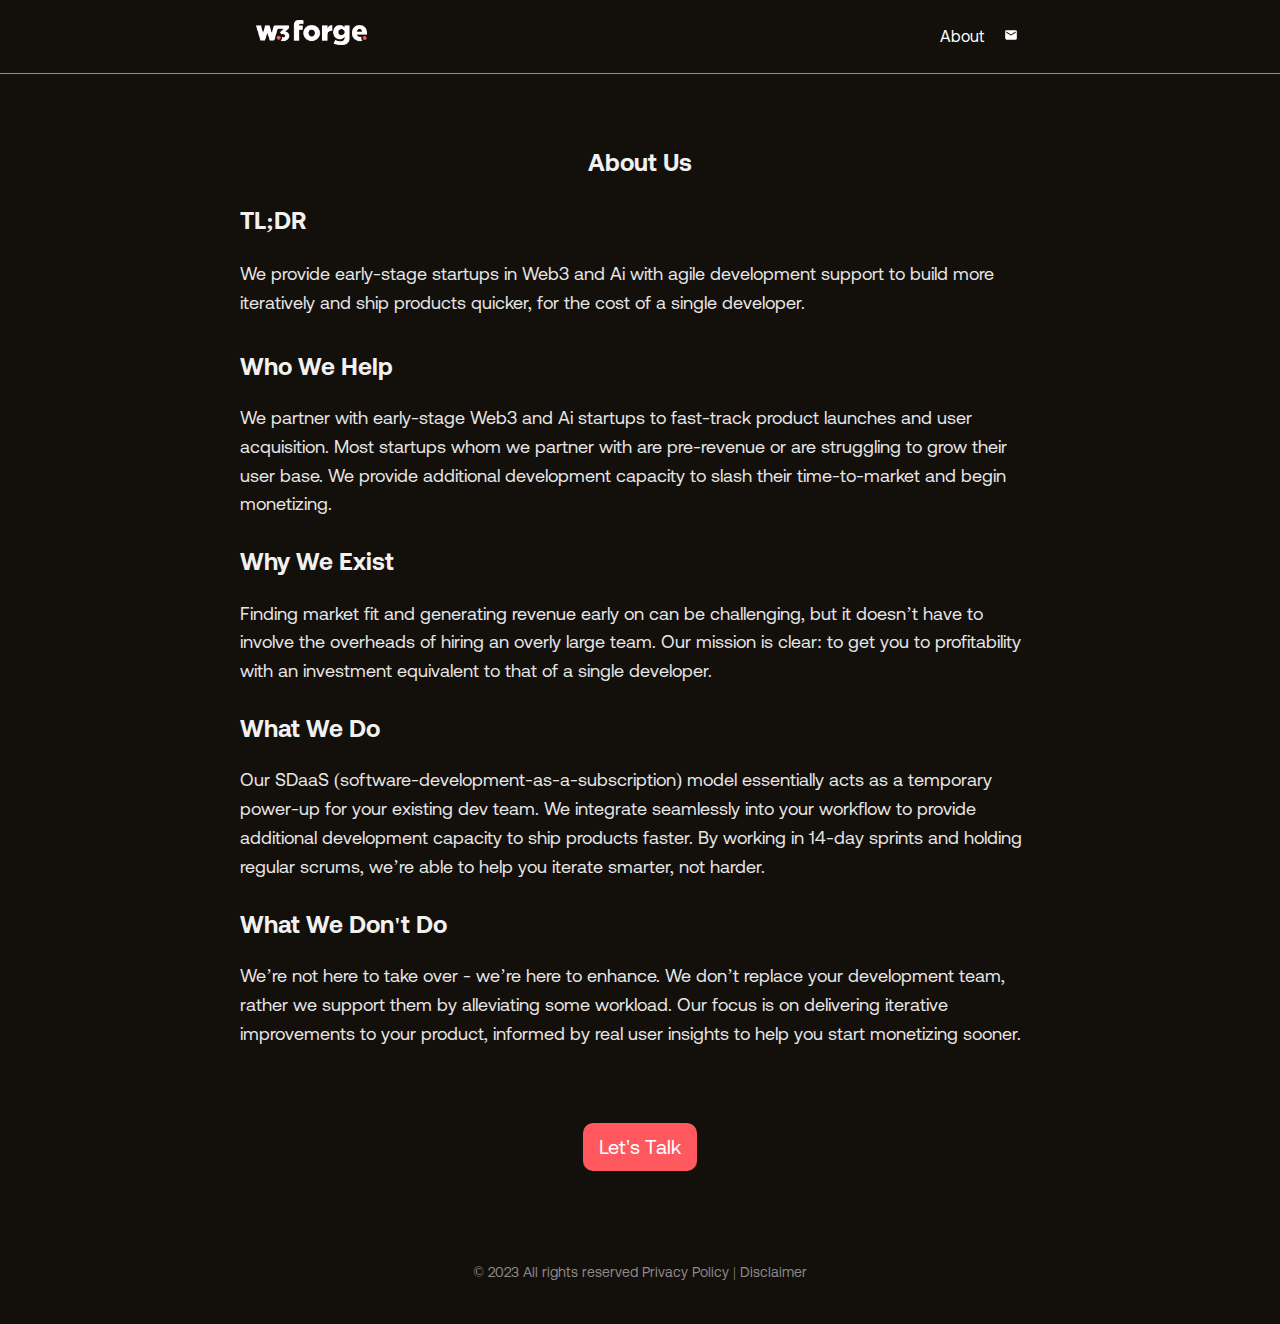
<file: about.html>
<!DOCTYPE html>
<html lang="en">

<head>
    <meta charset="UTF-8">
    <meta name="viewport" content="width=device-width, initial-scale=1.0">
    <title>About - W3Forge</title>
    <link rel="stylesheet" href="about.css">
    <link rel="icon" href="images/favicon.png" type="image/png">

</head>

<body>

    <div class="content-wrapper">

        <header>
            <div class="header-content">
                <a href="https://www.w3forge.xyz" class="logo"><img src="images/w3forgelogo.png" alt="w3forge Logo"></a>
                <nav class="header-right">
                    <a href="/about">About</a>
                    <a href="mailto:jack@w3forge.xyz" class="icon" target="_blank"><img src="images/ic_baseline-email.svg" alt="Email Icon"></a>
                </nav>
            </div>
        </header>

        <!-- About Us Section -->
        <section class="about-section">
            <h2>About Us</h2>

            <!-- TL;DR Section -->
            <div class="tldr-container">
                <h2>TL;DR</h2>
                <p>We provide early-stage startups in Web3 and Ai with agile development support to build more iteratively and ship products quicker, for the cost of a single developer.</p>
            </div>

            <div class="about-content">
                <h3>Who We Help</h3>
                <p>We partner with early-stage Web3 and Ai startups to fast-track product launches and user acquisition. Most startups whom we partner with are pre-revenue or are struggling to grow their user base. We provide additional development capacity to slash their time-to-market and begin monetizing.</p>
                <h3>Why We Exist</h3>
                <p>Finding market fit and generating revenue early on can be challenging, but it doesn’t have to involve the overheads of hiring an overly large team. Our mission is clear: to get you to profitability with an investment equivalent to that of a single developer.</p>
                <h3>What We Do</h3>
                <p>Our SDaaS (software-development-as-a-subscription) model essentially acts as a temporary power-up for your existing dev team. We integrate seamlessly into your workflow to provide additional development capacity to ship products faster. By working in 14-day sprints and holding regular scrums, we’re able to help you iterate smarter, not harder.</p>
                <h3>What We Don't Do</h3>
                <p>We’re not here to take over - we’re here to enhance. We don’t replace your development team, rather we support them by alleviating some workload. Our focus is on delivering iterative improvements to your product, informed by real user insights to help you start monetizing sooner.</p>
            </div>

            <!-- Let's Talk Button -->
            <div class="btn-container">
                <a href="https://calendly.com/w3forge/30-min-meeting" class="lets-talk-btn">Let's Talk</a>
            </div>

        </section>

    </div>

    <footer>
        <p class="footer">© 2023 All rights reserved <a href="/privacy">Privacy Policy</a> | <a href="/disclaimer">Disclaimer</a></p>
    </footer>
    
</body>

</html>
</file>
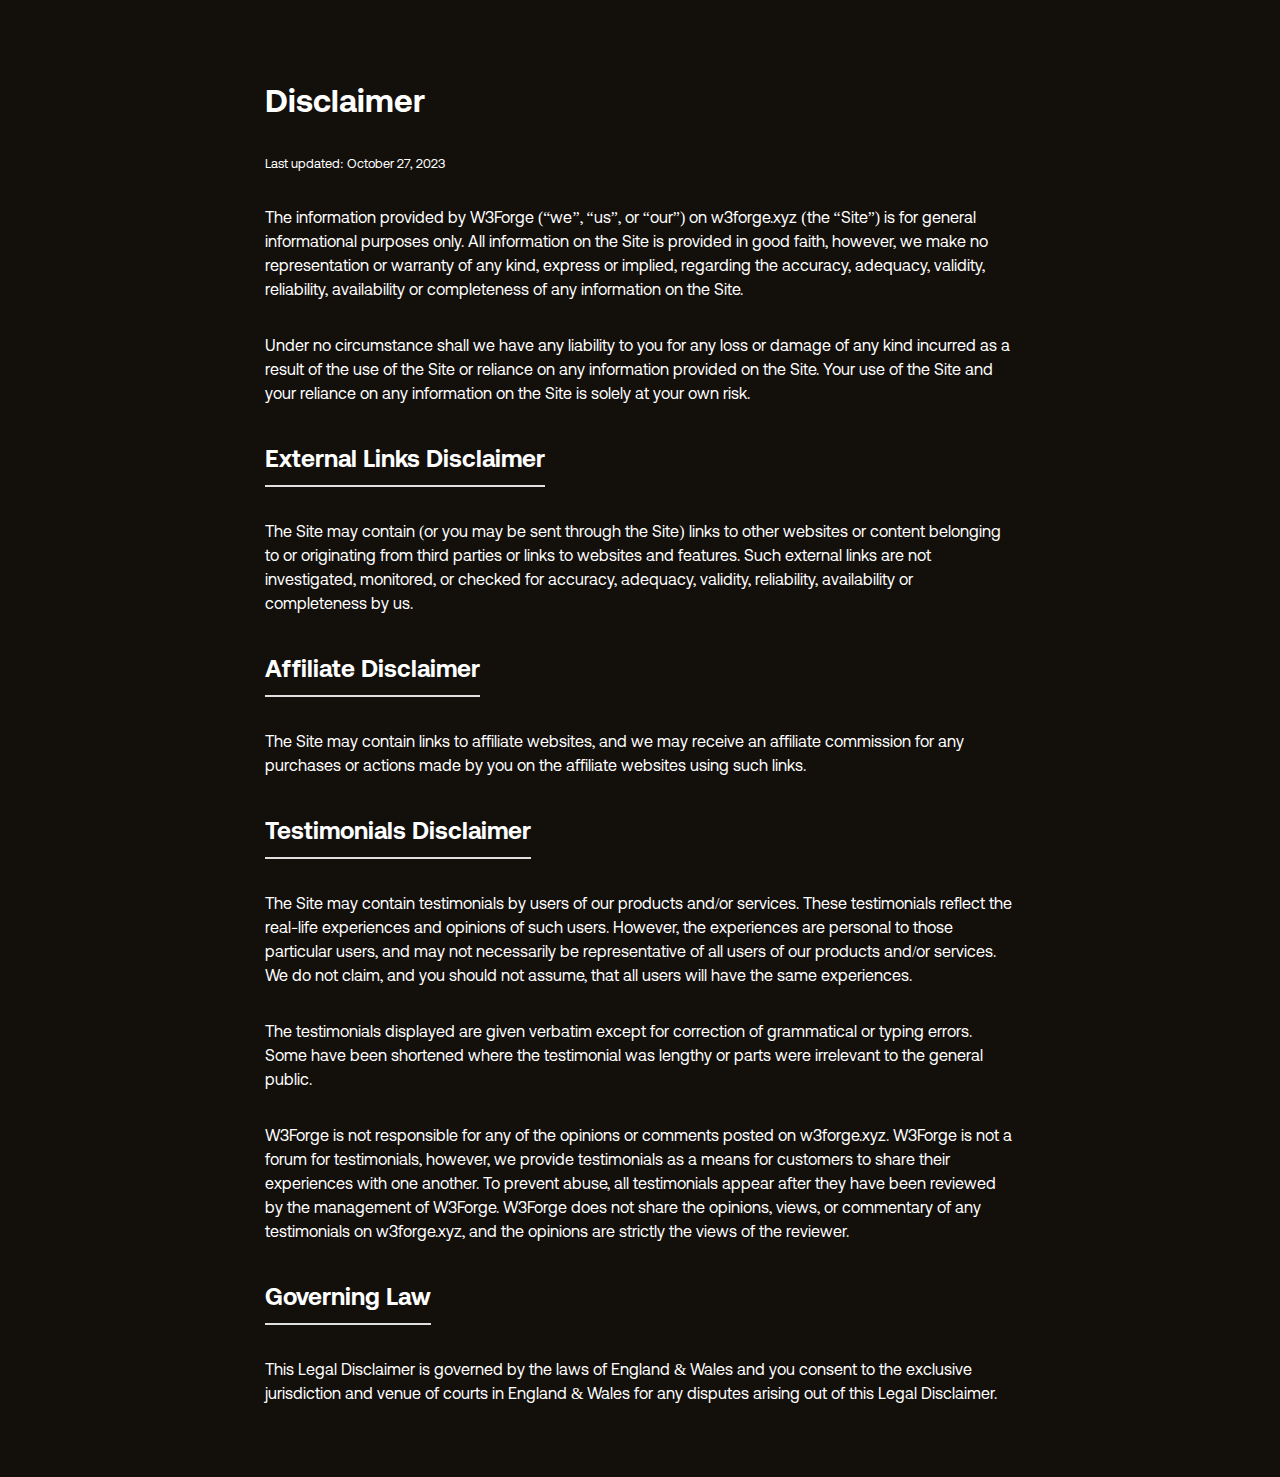
<file: disclaimer.html>
<!DOCTYPE html>
<html lang="en">
<head>
    <meta charset="UTF-8">
    <meta http-equiv="X-UA-Compatible" content="IE=edge">
    <meta name="viewport" content="width=device-width, initial-scale=1.0">
    <title>Disclaimer</title>
    <link rel="stylesheet" href="disclaimer.css">
    <link rel="icon" href="images/favicon.png" type="image/png">
</head>
<body>

    <div class="content-section">
        <h1>Disclaimer</h1>
        
        <p class="last-updated">Last updated: October 27, 2023</p>
        
        <p>The information provided by W3Forge (“we”, “us”, or “our”) on w3forge.xyz (the “Site”) is for general informational purposes only. All information on the Site is provided in good faith, however, we make no representation or warranty of any kind, express or implied, regarding the accuracy, adequacy, validity, reliability, availability or completeness of any information on the Site.</p>

        <p>Under no circumstance shall we have any liability to you for any loss or damage of any kind incurred as a result of the use of the Site or reliance on any information provided on the Site. Your use of the Site and your reliance on any information on the Site is solely at your own risk.</p>

        <h2>External Links Disclaimer</h2>
        <p>The Site may contain (or you may be sent through the Site) links to other websites or content belonging to or originating from third parties or links to websites and features. Such external links are not investigated, monitored, or checked for accuracy, adequacy, validity, reliability, availability or completeness by us.</p>

        <h2>Affiliate Disclaimer</h2>
        <p>The Site may contain links to affiliate websites, and we may receive an affiliate commission for any purchases or actions made by you on the affiliate websites using such links.</p>

        <h2>Testimonials Disclaimer</h2>
        <p>The Site may contain testimonials by users of our products and/or services. These testimonials reflect the real-life experiences and opinions of such users. However, the experiences are personal to those particular users, and may not necessarily be representative of all users of our products and/or services. We do not claim, and you should not assume, that all users will have the same experiences.</p>

        <p>The testimonials displayed are given verbatim except for correction of grammatical or typing errors. Some have been shortened where the testimonial was lengthy or parts were irrelevant to the general public.</p>

        <p>W3Forge is not responsible for any of the opinions or comments posted on w3forge.xyz. W3Forge is not a forum for testimonials, however, we provide testimonials as a means for customers to share their experiences with one another. To prevent abuse, all testimonials appear after they have been reviewed by the management of W3Forge. W3Forge does not share the opinions, views, or commentary of any testimonials on w3forge.xyz, and the opinions are strictly the views of the reviewer.</p>

        <h2>Governing Law</h2>
        <p>This Legal Disclaimer is governed by the laws of England & Wales and you consent to the exclusive jurisdiction and venue of courts in England & Wales for any disputes arising out of this Legal Disclaimer.</p>
    </div>    

</body>
</html>
</file>
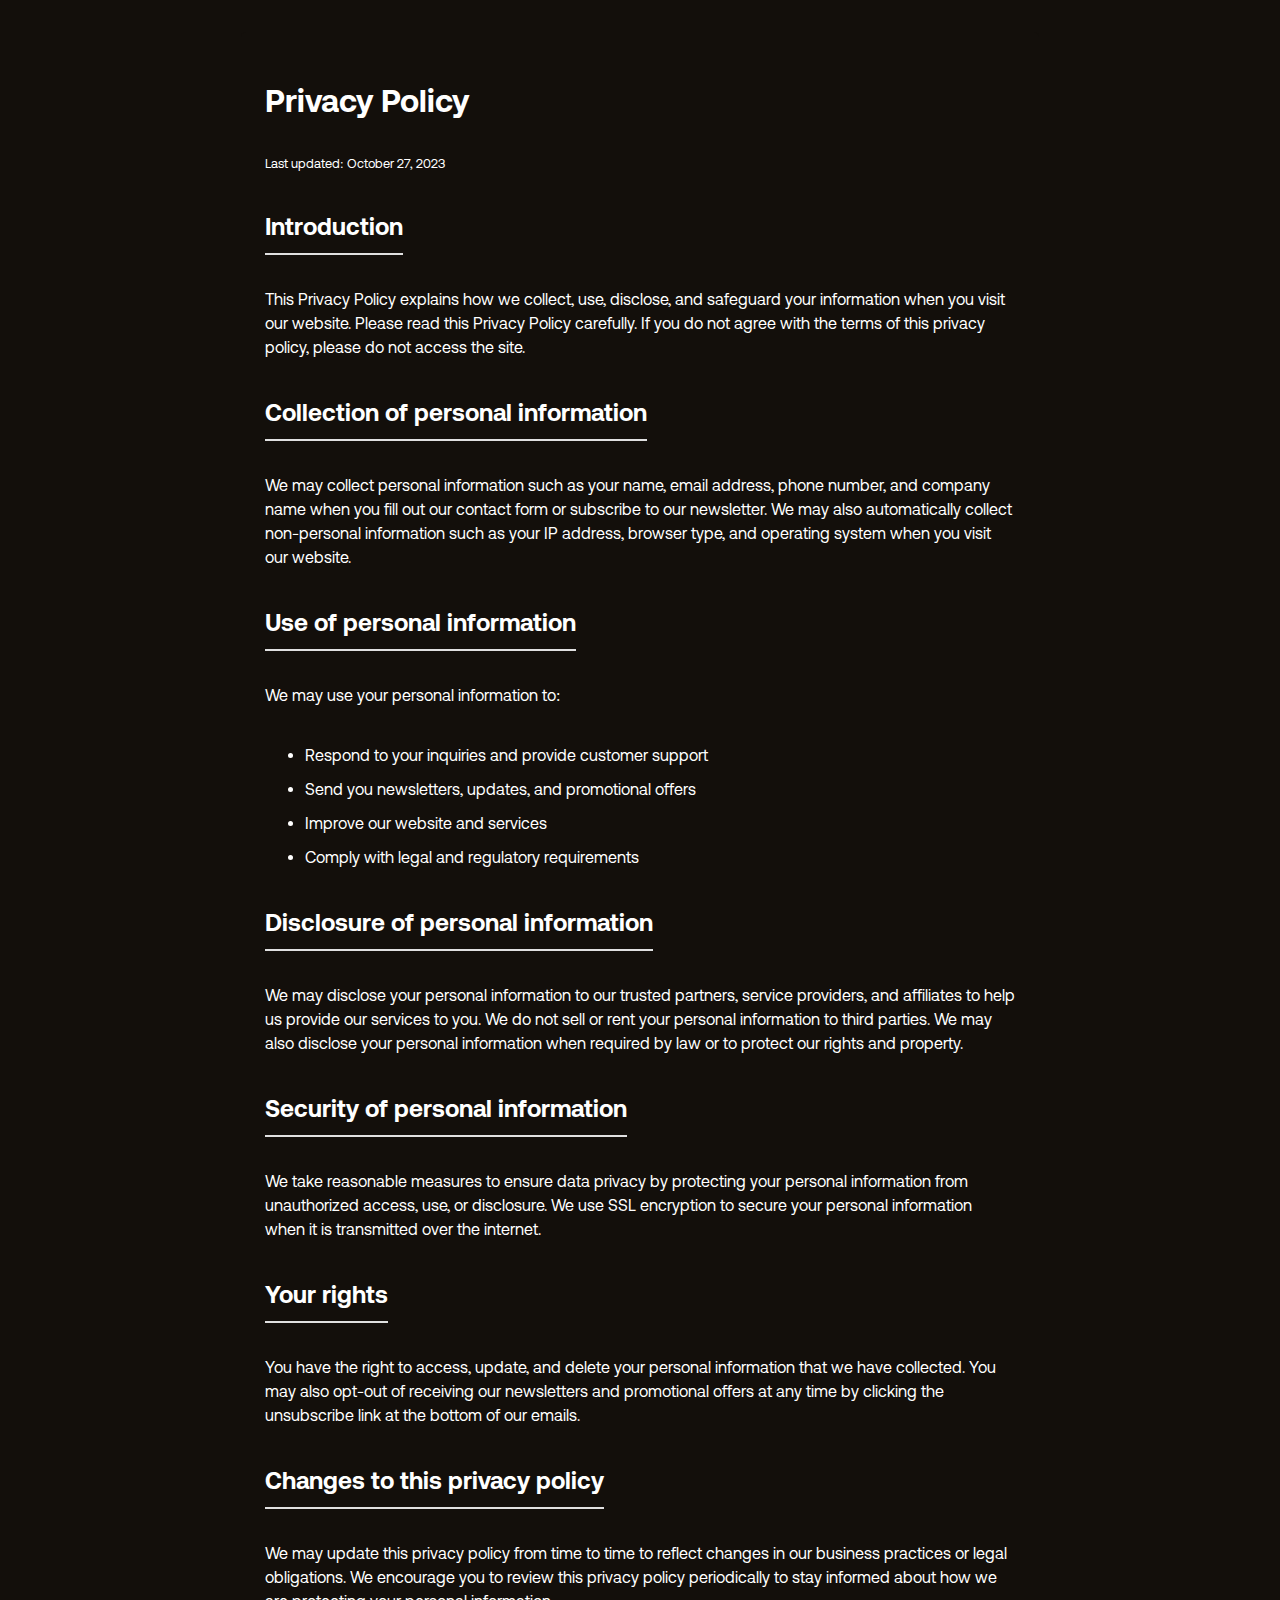
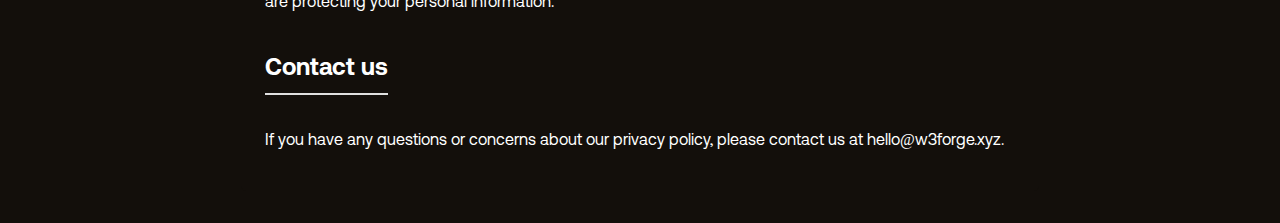
<file: privacy.html>
<!DOCTYPE html>
<html lang="en">
<head>
    <meta charset="UTF-8">
    <meta http-equiv="X-UA-Compatible" content="IE=edge">
    <meta name="viewport" content="width=device-width, initial-scale=1.0">
    <title>Privacy Policy</title>
    <link rel="stylesheet" href="privacy.css">
    <link rel="icon" href="images/favicon.png" type="image/png">
</head>
<body>

    <div class="content-section">
        <h1>Privacy Policy</h1>
    <p class="last-updated">Last updated: October 27, 2023</p>
    
        <h2>Introduction</h2>
        <p>This Privacy Policy explains how we collect, use, disclose, and safeguard your information when you visit our website. Please read this Privacy Policy carefully. If you do not agree with the terms of this privacy policy, please do not access the site.</p>

        <h2>Collection of personal information</h2>
    <p>We may collect personal information such as your name, email address, phone number, and company name when you fill out our contact form or subscribe to our newsletter. We may also automatically collect non-personal information such as your IP address, browser type, and operating system when you visit our website.</p>
    
    <h2>Use of personal information</h2>
    <p>We may use your personal information to:</p>
    <ul>
        <li>Respond to your inquiries and provide customer support</li>
        <li>Send you newsletters, updates, and promotional offers</li>
        <li>Improve our website and services</li>
        <li>Comply with legal and regulatory requirements</li>
    </ul>

    <h2>Disclosure of personal information</h2>
    <p>We may disclose your personal information to our trusted partners, service providers, and affiliates to help us provide our services to you. We do not sell or rent your personal information to third parties. We may also disclose your personal information when required by law or to protect our rights and property.</p>

    <h2>Security of personal information</h2>
    <p>We take reasonable measures to ensure data privacy by protecting your personal information from unauthorized access, use, or disclosure. We use SSL encryption to secure your personal information when it is transmitted over the internet.</p>

    <h2>Your rights</h2>
    <p>You have the right to access, update, and delete your personal information that we have collected. You may also opt-out of receiving our newsletters and promotional offers at any time by clicking the unsubscribe link at the bottom of our emails.</p>

    <h2>Changes to this privacy policy</h2>
    <p>We may update this privacy policy from time to time to reflect changes in our business practices or legal obligations. We encourage you to review this privacy policy periodically to stay informed about how we are protecting your personal information.</p>

    <h2>Contact us</h2>
    <p>If you have any questions or concerns about our privacy policy, please contact us at <a href="mailto:hello@w3forge.xyz">hello@w3forge.xyz</a>.</p>
   
    </div>    

</body>
</html>
</file>
<file: about.css>
@font-face {
    font-family: 'Aeonik';
    src: url('/Fonts/AeonikTRIAL-Regular.otf') format('opentype');
    font-weight: normal;
    font-style: normal;
}

@font-face {
    font-family: 'Aeonik';
    src: url('/Fonts/AeonikTRIAL-Bold.otf') format('opentype');
    font-weight: bold;
    font-style: normal;
}

@font-face {
    font-family: 'Aeonik';
    src: url('/Fonts/AeonikTRIAL-Light.otf') format('opentype');
    font-weight: 300; /* Example weight for 'light'. Adjust as needed. */
    font-style: normal;
}

@font-face {
    font-family: 'Aeonik';
    src: url('/Fonts/AeonikTRIAL-RegularItalic.otf') format('opentype');
    font-weight: normal;
    font-style: italic;
}

@font-face {
    font-family: 'Aeonik';
    src: url('/Fonts/AeonikTRIAL-BoldItalic.otf') format('opentype');
    font-weight: bold;
    font-style: italic;
}

@font-face {
    font-family: 'Aeonik';
    src: url('/Fonts/AeonikTRIAL-LightItalic.otf') format('opentype');
    font-weight: 300; /* Example weight for 'light italic'. Adjust as needed. */
    font-style: italic;
}

body {
    font-family: Aeonik;
    background-color: #130f0b;
    color: #f1f1f1;
    margin: 0;
    padding: 0;
    display: flex;
    flex-direction: column;
    min-height: 100vh;
    line-height: 1.6;
}

header {
    padding: 20px 0;
    border-bottom: 0.25px solid #938F8F;
    background-color: #130f0b;
}

.header-content {
    display: flex;
    justify-content: space-between;
    align-items: center;
    max-width: 60%;
    margin: 0 auto;
    padding: 0 20px;
}

.logo img {
    height: 25px;
}

nav.header-right {
    display: flex;
    gap: 20px;
}

nav.header-right a.icon {
    border-radius: 50%;
    overflow: hidden;
    height: 20px;
    width: 20px;
}

nav.header-right a.icon img {
    max-width: 100%;
    max-height: 100%;
}

a {
    color: white;
    text-decoration: none;
}

.about-section {
    background-color: #130f0b;
    padding: 50px 0;
    text-align: center;
}

.about-content {
    max-width: 800px;
    margin: 0 auto;
    text-align: left;
}

.about-content h3 {
    font-size: 24px;
    margin-bottom: 10px;
}

.about-content p {
    font-size: 18px;
    margin-bottom: 20px;
}

.footer {
    color: #938F8F;
    text-align: center;
    font-size: 14px;
    margin: 0 auto;
    flex-shrink: 0;
    margin-bottom: 40px;
}

.footer a {
    color: #938F8F;
}

.content-wrapper {
    flex: 1 0 auto;
}

.tldr-container {
    margin: 0 auto;
    max-width: 800px;
    text-align: left;
    margin-bottom: 30px;
}

.btn-container {
    display: flex;
    justify-content: center;
    align-items: center;
    margin-top: 75px;
    margin-bottom: 40px;
}

.lets-talk-btn {
    padding: 8px 16px;
    font-size: 20px;
    background-color: #FF585F;
    color: #fff;
    border: none;
    border-radius: 10px;
    cursor: pointer;
    text-decoration: none;
}

p {
    margin-bottom: 20px;
    text-align: left;
    font-size: 18px;
    opacity: 95%;
}

.lets-talk-btn {
    transition: transform 0.3s ease-in-out;
}

.lets-talk-btn:hover {
    transform: translateY(-10px);
}

/* Mobile optimizations */
@media (max-width: 768px) {
    /* Apply padding to the main text container */
    .about-section {
        padding: 0 40px; /* Adjust the value as needed */
    }

    /* Header styles from the homepage CSS */
    header .header-content {
        padding: 15px 10px; /* Reduced padding */
        flex-direction: row; /* Keep items in a row */
        justify-content: space-between; /* Space out logo and navigation */
        align-items: center; /* Center items vertically */
    }

    .header-content .logo img {
        height: auto;
        width: auto;
        max-width: 120px; /* Adjust max width for the logo if necessary */
    }

    nav.header-right {
        gap: 10px; /* Reduce space between navigation items */
    }

    nav.header-right a.icon {
        height: auto;
        width: auto;
    }

    .footer {
        margin-top: 20px; /* Increase space above the footer */
        margin-bottom: 20px; /* Increase space below the footer */
        padding: 0 10px; /* Add padding to the footer content */
    }
}
</file>
<file: disclaimer.css>
@font-face {
    font-family: 'Aeonik';
    src: url('/Fonts/AeonikTRIAL-Regular.otf') format('opentype');
    font-weight: normal;
    font-style: normal;
}

@font-face {
    font-family: 'Aeonik';
    src: url('/Fonts/AeonikTRIAL-Bold.otf') format('opentype');
    font-weight: bold;
    font-style: normal;
}

@font-face {
    font-family: 'Aeonik';
    src: url('/Fonts/AeonikTRIAL-Light.otf') format('opentype');
    font-weight: 300; /* Example weight for 'light'. Adjust as needed. */
    font-style: normal;
}

@font-face {
    font-family: 'Aeonik';
    src: url('/Fonts/AeonikTRIAL-RegularItalic.otf') format('opentype');
    font-weight: normal;
    font-style: italic;
}

@font-face {
    font-family: 'Aeonik';
    src: url('/Fonts/AeonikTRIAL-BoldItalic.otf') format('opentype');
    font-weight: bold;
    font-style: italic;
}

@font-face {
    font-family: 'Aeonik';
    src: url('/Fonts/AeonikTRIAL-LightItalic.otf') format('opentype');
    font-weight: 300; /* Example weight for 'light italic'. Adjust as needed. */
    font-style: italic;
}

body {
    font-family: Aeonik;
    background-color: #130f0b;
    color: #fff;
    margin: 0;
    padding: 0;
    line-height: 1.5;
}

.content-section {
    max-width: 750px;
    width: 80%;
    margin: 2rem auto;
    background-color: #130f0b;
    padding: 1.5rem;
    border-radius: 5px;
    text-align: left;
    display: flex;
    flex-direction: column;
    align-items: flex-start;
}

h1 {
    font-size: 2em;
    margin-bottom: 1rem;
    text-align: left;
}

h2 {
    border-bottom: 2px solid #e0e0e0;
    padding-bottom: 0.5rem;
    margin-bottom: 1rem;
    font-size: 1.5em;
    text-align: left;
}

p {
    margin-bottom: 1rem;
    text-align: left;
}

a[href^="mailto:"] {
    color: #fff;
    text-decoration: none;
}

a[href^="mailto:"]:visited {
    color: #fff;
}

.last-updated {
    font-size: 0.8em;
    margin-bottom: 1rem;
}
</file>
<file: privacy.css>
@font-face {
    font-family: 'Aeonik';
    src: url('/Fonts/AeonikTRIAL-Regular.otf') format('opentype');
    font-weight: normal;
    font-style: normal;
}

@font-face {
    font-family: 'Aeonik';
    src: url('/Fonts/AeonikTRIAL-Bold.otf') format('opentype');
    font-weight: bold;
    font-style: normal;
}

@font-face {
    font-family: 'Aeonik';
    src: url('/Fonts/AeonikTRIAL-Light.otf') format('opentype');
    font-weight: 300; /* Example weight for 'light'. Adjust as needed. */
    font-style: normal;
}

@font-face {
    font-family: 'Aeonik';
    src: url('/Fonts/AeonikTRIAL-RegularItalic.otf') format('opentype');
    font-weight: normal;
    font-style: italic;
}

@font-face {
    font-family: 'Aeonik';
    src: url('/Fonts/AeonikTRIAL-BoldItalic.otf') format('opentype');
    font-weight: bold;
    font-style: italic;
}

@font-face {
    font-family: 'Aeonik';
    src: url('/Fonts/AeonikTRIAL-LightItalic.otf') format('opentype');
    font-weight: 300; /* Example weight for 'light italic'. Adjust as needed. */
    font-style: italic;
}

body {
    font-family: Aeonik;
    background-color: #130f0b;
    color: #fff;
    margin: 0;
    padding: 0;
    line-height: 1.5; 
}

.content-section {
    max-width: 750px;  /* set a specific width that's similar to your screenshot */
    width: 80%;  /* ensure it takes up 80% of the viewport if it's narrower than 600px */
    margin: 2rem auto;  /* centering horizontally */
    background-color: #130f0b;
    padding: 1.5rem;
    border-radius: 5px;
    text-align: left;
    display: flex;  /* new property */
    flex-direction: column;  /* new property */
    align-items: flex-start;
}

h1 {
    font-size: 2em;
    margin-bottom: 1rem;
    text-align: left;
}

h2 {
    border-bottom: 2px solid #e0e0e0;
    padding-bottom: 0.5rem;
    margin-bottom: 1rem;
    font-size: 1.5em;
    text-align: left;
}

p, ul {
    margin-bottom: 1rem;
    text-align: left;
}

.last-updated {
    font-size: 0.8em;
    margin-bottom: 1rem;
}

.content-section p, 
.content-section ul,
.content-section li {
    text-align: left;
}

.content-section ul,
.content-section li {
    margin-top: 10px;
}

.content-section h1, 
.content-section h2, 
.content-section p, 
.content-section ul, 
.content-section li {
    text-align: left;
}

a[href^="mailto:"] {
    color: #fff; /* sets the link color to white */
    text-decoration: none; /* removes underline */
}

a[href^="mailto:"]:visited {
    color: #fff; /* sets the visited link color to white */
}
</file>
